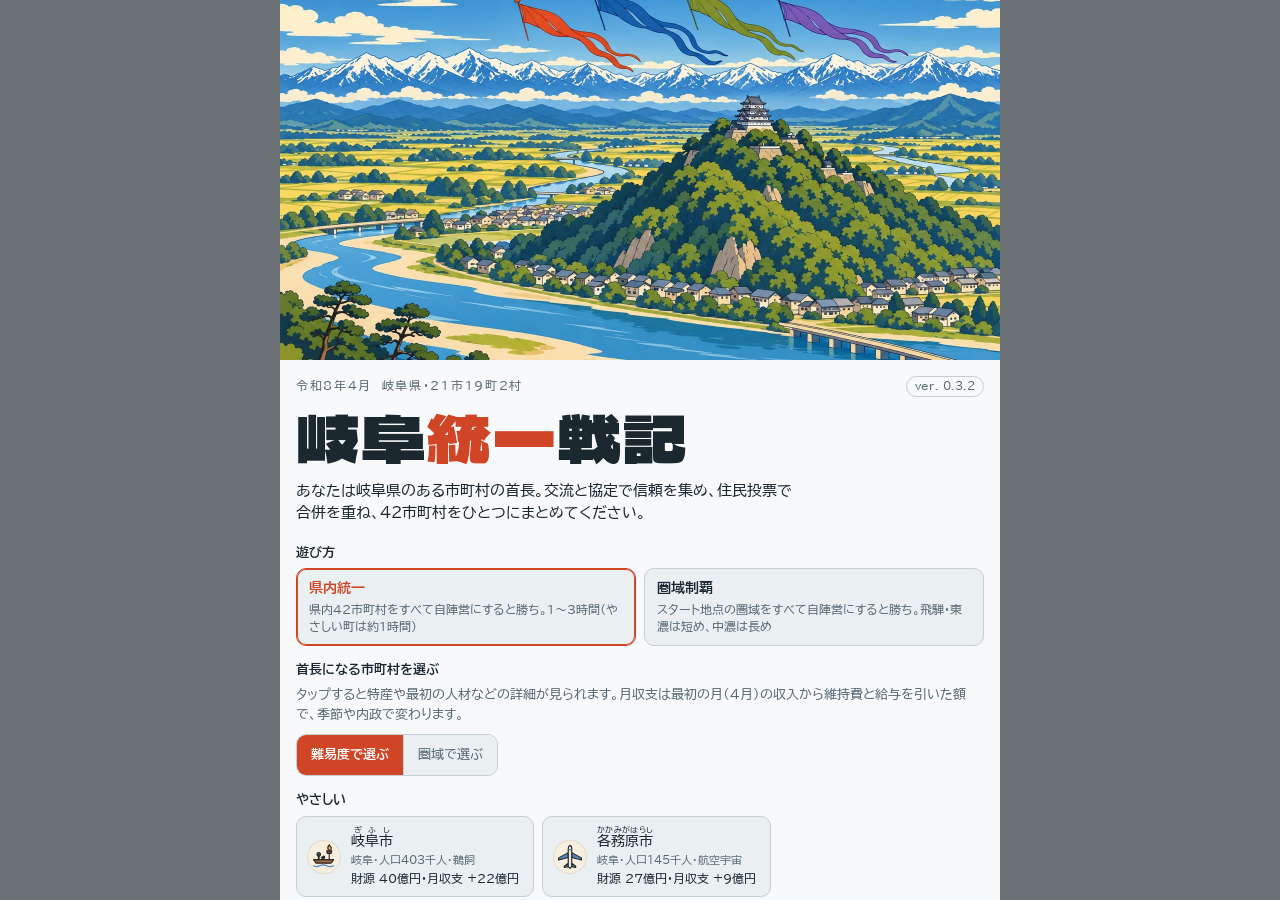
<file: index.html>
<!doctype html>
<html lang="ja">
<head>
<meta charset="utf-8">
<meta name="viewport" content="width=device-width,initial-scale=1,viewport-fit=cover">
<title>岐阜統一戦記</title>
<meta name="description" content="岐阜県42市町村を、連携協定と合併で統一する内政シミュレーション。">
<meta property="og:type" content="website">
<meta property="og:title" content="岐阜統一戦記">
<meta property="og:description" content="岐阜県42市町村を、連携協定と合併で統一する内政シミュレーション。">
<meta property="og:url" content="https://rioriu.github.io/gifu-toitsu-senki/">
<meta property="og:image" content="https://rioriu.github.io/gifu-toitsu-senki/img/ogp.jpg">
<meta name="twitter:card" content="summary_large_image">
<link rel="preconnect" href="https://fonts.googleapis.com">
<link rel="preconnect" href="https://fonts.gstatic.com" crossorigin>
<link rel="stylesheet" href="https://fonts.googleapis.com/css2?family=BIZ+UDPGothic:wght@400;700&family=Dela+Gothic+One&display=swap">
<link rel="stylesheet" href="css/style.css">
</head>
<body>
<div id="app">
  <header class="status">
    <div class="date" id="date">令和8年4月</div>
    <div class="stat"><small>財源 <em class="num" id="net"></em></small><b class="num" id="money">0億円</b></div>
    <div class="stat"><small>行動力</small><div class="pips" id="pips"></div></div>
    <div class="stat"><small id="countLbl">支配</small><b class="num" id="count">1/42</b></div>
    <button class="iconbtn" id="menuBtn" aria-label="メニュー"><svg viewBox="0 0 20 20" fill="none" stroke="currentColor" stroke-width="2" stroke-linecap="round"><path d="M3 5h14M3 10h14M3 15h14"/></svg></button>
  </header>
  <main class="mapwrap" id="mapwrap">
    <svg id="map" xmlns="http://www.w3.org/2000/svg" preserveAspectRatio="xMidYMid meet" role="img" aria-label="岐阜県42市町村の地図">
      <g id="munis"></g><g id="realm"></g><g id="talks"></g><g id="pulse"></g><g id="flash"></g><path class="sel" id="selPath" d=""></path><g class="lbl" id="labels"></g>
    </svg>
    <div class="chips" id="chips"></div>
    <div class="replay" id="replay" hidden role="status"><span class="rp-count num" id="rpCount"></span><div class="rp-text"><small id="rpWho"></small><b id="rpWhat"></b></div><button id="rpSkip">飛ばす</button></div>
    <div class="legend" id="legend"></div>
    <div class="sfxhint" id="sfxHint" hidden><button class="on" id="sfxOn" type="button"><svg viewBox="0 0 20 20" aria-hidden="true"><path d="M3 8h3l4-3v10l-4-3H3z" fill="currentColor"/><path d="M13 7.5a3.5 3.5 0 0 1 0 5M15.5 5a7 7 0 0 1 0 10" fill="none" stroke="currentColor" stroke-width="1.6" stroke-linecap="round"/></svg>効果音をオンにする</button><button class="x" id="sfxX" type="button" aria-label="効果音の案内を閉じる">×</button></div>
    <div class="toast" id="toast" hidden></div>
    <section class="sheet" id="sheet" aria-live="polite" data-open="true"></section>
  </main>
  <nav class="bottombar">
    <button id="facBtn">陣営</button>
    <button id="staffBtn">人材</button>
    <button id="newsBtn">ニュース<span class="badge" id="newsBadge" hidden>0</span></button>
    <button class="end" id="endBtn">月を終える<small id="endSub">5月へ</small></button>
  </nav>
</div>
<div class="overlay" id="overlay" hidden><div class="panel" id="panel"></div></div>

<script src="js/logic.js"></script>
<script src="js/map-data.js"></script>
<script src="js/sound.js"></script>
<script src="js/battle.js"></script>
<script src="js/icons.js"></script>
<script src="js/version.js"></script>
<script src="js/ui.js"></script>
</body>
</html>
</file>
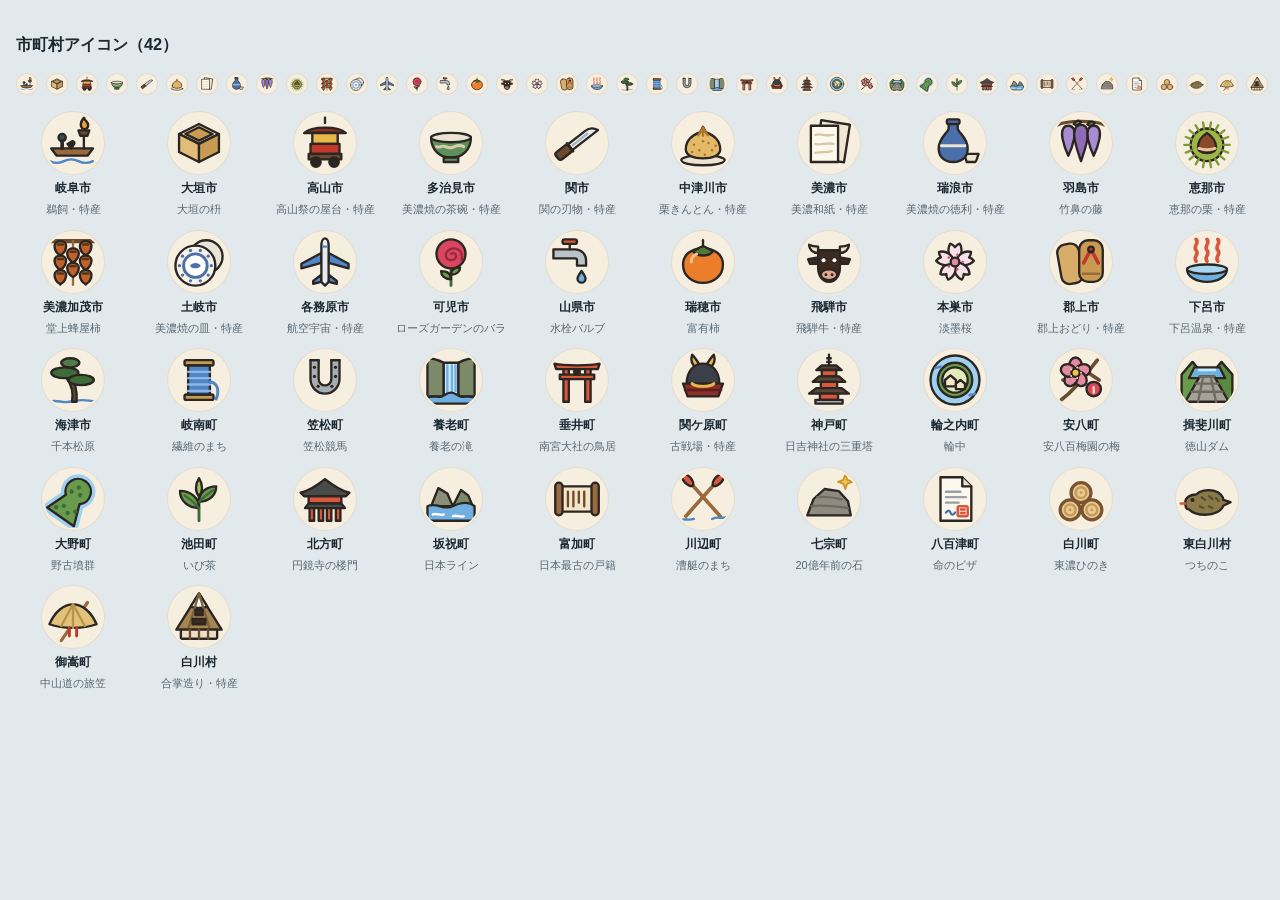
<file: tools/icons.html>
<!doctype html>
<html lang="ja">
<head>
<meta charset="utf-8">
<meta name="viewport" content="width=device-width, initial-scale=1">
<title>市町村アイコン一覧</title>
<link rel="stylesheet" href="../css/style.css">
<style>
  body { padding: 16px; overflow: auto; height: auto; }
  .grid { display: grid; grid-template-columns: repeat(auto-fill, minmax(104px, 1fr)); gap: 12px; }
  .cell { display: flex; flex-direction: column; align-items: center; gap: 4px; font-size: 12px; text-align: center; }
  .cell .ticon { width: 64px; height: 64px; }
  .cell small { color: var(--ink-2); font-size: 11px; }
  .sizes { display: flex; gap: 8px; align-items: center; margin: 16px 0; }
</style>
</head>
<body>
<h3>市町村アイコン（42）</h3>
<div class="sizes" id="sizes"></div>
<div class="grid" id="grid"></div>
<script src="../js/logic.js"></script>
<script src="../js/map-data.js"></script>
<script src="../js/icons.js"></script>
<script>
  const T = window.TownIcons, L = window.GameLogic;
  document.getElementById('grid').innerHTML = MAP.muni.map(m => `<div class="cell">${T.icon(m.code)}<b>${m.name}</b><small>${T.nameOf(m.code)}${L.INFO[m.code][2] ? '・特産' : ''}</small></div>`).join('');
  // 小さく出したときに見分けられるか
  document.getElementById('sizes').innerHTML = MAP.muni.map(m => T.icon(m.code)).join('');
  for (const s of document.querySelectorAll('#sizes .ticon')) { s.style.width = s.style.height = '22px'; }
</script>
</body>
</html>
</file>
<file: css/style.css>
:root{color-scheme:light;box-sizing:border-box;padding-top:env(safe-area-inset-top,0px);padding-bottom:env(safe-area-inset-bottom,0px)}html{scroll-padding-top:env(safe-area-inset-top,0px)}body{margin:0;padding:0;font:14px -apple-system,BlinkMacSystemFont,sans-serif;background:#fff;color:#000}img{max-width:100%}[hidden]:not([hidden=until-found i]){display:none!important}
/* 構成: 上に戦況バー、中央に県の地図、下に選んだ市町村の台帳と操作。地図は行政地図の色、陣営は朱・藍・萌黄・紫 */
:root {
  --bg: #e2e9ed;
  --surface: #f7f9fa;
  --surface-2: #eaeff2;
  --ink: #1b2830;
  --ink-2: #566771;
  --line: #c4cfd6;
  --land: #d3dccd;
  --land-hi: #e6ecd9;
  --me: #cf4526;
  --r1: #2c5fa3;
  --r2: #5b8a24;
  --r3: #874c9b;
  --good: #2b7a4b;
  --warn: #a8701a;
  --bad: #b5352f;
  /* 住民投票の決戦：反対派・中立の地区・道・市町村の外 */
  --b-opp: #3d5566; --b-neutral: #b9c4cb; --b-road: #f2f4ef; --b-out: #c9d3d9;
  /* 圏域ボタンで一瞬光らせる範囲 */
  --flash: #fff4bf; --flash-edge: #e0a020;
  --font-display: 'Dela Gothic One', 'Hiragino Sans', 'Yu Gothic', 'Meiryo', sans-serif;
  --font-body: 'BIZ UDPGothic', 'Hiragino Sans', 'Yu Gothic UI', 'Meiryo', sans-serif;
}
@media (prefers-color-scheme: dark) {
  :root:not([data-theme="light"]) {
    --bg: #10171c; --surface: #18222a; --surface-2: #202c35; --ink: #e4ecf0; --ink-2: #98aab5; --line: #31424e;
    --land: #2a3731; --land-hi: #36463a; --me: #ec6a4b; --r1: #5d90d8; --r2: #8bbb55; --r3: #b682c9;
    --good: #5cbf85; --warn: #e0a645; --bad: #ef6b63; color-scheme: dark;
    --b-opp: #7d97aa; --b-neutral: #4b5a64; --b-road: #34423a; --b-out: #0c1216;
    --flash: #b9a352; --flash-edge: #ffd65c;
  }
}
:root[data-theme="dark"] {
  --bg: #10171c; --surface: #18222a; --surface-2: #202c35; --ink: #e4ecf0; --ink-2: #98aab5; --line: #31424e;
  --land: #2a3731; --land-hi: #36463a; --me: #ec6a4b; --r1: #5d90d8; --r2: #8bbb55; --r3: #b682c9;
  --good: #5cbf85; --warn: #e0a645; --bad: #ef6b63; color-scheme: dark;
    --b-opp: #7d97aa; --b-neutral: #4b5a64; --b-road: #34423a; --b-out: #0c1216;
    --flash: #b9a352; --flash-edge: #ffd65c;
}
*, *::before, *::after { box-sizing: border-box; }
[hidden] { display: none !important; }
html, body { height: 100%; }
body { background: var(--bg); color: var(--ink); font-family: var(--font-body); font-size: 14px; line-height: 1.5; overflow: hidden; }
button { font: inherit; color: inherit; }
button:focus-visible, select:focus-visible { outline: 2px solid var(--ink); outline-offset: 2px; }
.num { font-variant-numeric: tabular-nums; }

#app { height: 100%; display: grid; grid-template-rows: auto minmax(0, 1fr) auto; grid-template-columns: minmax(0, 1fr); max-width: 720px; margin: 0 auto; }

/* 戦況バー */
.status { display: flex; align-items: center; gap: 12px; padding: 10px 16px; background: var(--surface); border-bottom: 1px solid var(--line); }
.status .date { display: flex; flex-direction: column; line-height: 1.15; margin-right: auto; white-space: nowrap; flex: none; }
.status .date small { font-size: 10.5px; color: var(--ink-2); letter-spacing: .06em; }
.status .date b { font-family: var(--font-display); font-weight: 400; font-size: 17px; letter-spacing: .02em; }
.stat { display: flex; flex-direction: column; line-height: 1.15; flex: none; white-space: nowrap; }
.status .iconbtn { flex: none; }
/* 幅の狭いスマホでは「円」を省き、すき間を詰めて1行に収める */
@media (max-width: 374px) {
  .status { gap: 8px; padding: 8px 12px; }
  .status .unit { display: none; }
  .stat b { font-size: 14px; }
  .bottombar { gap: 6px; padding: 8px 12px 10px; }
  .bottombar button { font-size: 13px; }
}
.stat small { font-size: 10.5px; color: var(--ink-2); letter-spacing: .06em; }
.stat b { font-size: 15px; }
.stat b.neg { color: var(--bad); }
.stat small em { font-style: normal; font-weight: 700; letter-spacing: 0; }
.stat small em.up { color: var(--good); }
.stat small em.down { color: var(--bad); }
.pips { display: flex; gap: 3px; margin-top: 3px; }
.pips i { width: 9px; height: 9px; border-radius: 50%; border: 1.5px solid var(--me); }
.pips i.on { background: var(--me); }
/* 押せる大きさは44px以上（スマホで押しやすく） */
.iconbtn { width: 44px; height: 44px; border: 1px solid var(--line); background: var(--surface-2); border-radius: 10px; cursor: pointer; display: grid; place-items: center; }
.iconbtn svg { width: 18px; height: 18px; }

/* 地図 */
.mapwrap { position: relative; overflow: hidden; background: var(--bg); }
#map { width: 100%; height: 100%; display: block; touch-action: none; cursor: grab; user-select: none; -webkit-user-select: none; }
#map path.mu { fill: var(--land); stroke: var(--surface); stroke-width: 1; vector-effect: non-scaling-stroke; stroke-linejoin: round; transition: fill .4s; }
#map .lbl text { fill: var(--ink); paint-order: stroke; stroke: var(--surface); stroke-linejoin: round; font-family: var(--font-body); font-weight: 700; pointer-events: none; text-anchor: middle; dominant-baseline: middle; }
#map .lbl text.cap { font-family: var(--font-display); font-weight: 400; }
#map .lbl text.kana { font-weight: 400; fill: var(--ink-2); }
/* 市町村名のふりがな */
rt { font-size: .55em; font-weight: 400; letter-spacing: 0; font-family: var(--font-body); }
#map path.mu.out { opacity: .45; }
#map #realm { pointer-events: none; }
#map .realm { fill: none; stroke-width: 5; vector-effect: non-scaling-stroke; stroke-linejoin: round; }
#map .realm.me { stroke-width: 6; }
#map .realm-fill { stroke-width: 1; vector-effect: non-scaling-stroke; stroke-linejoin: round; }
#map .realm.out, #map .realm-fill.out { opacity: .45; }
#map .sel { fill: none; stroke: var(--ink); stroke-width: 3; vector-effect: non-scaling-stroke; pointer-events: none; }
#map .talk2 { animation-delay: -.6s; }
#map .talk { fill: none; stroke-width: 3; vector-effect: non-scaling-stroke; stroke-dasharray: 6 5; pointer-events: none; animation: march 1.2s linear infinite; }
@keyframes march { to { stroke-dashoffset: -22; } }
#map .flash { pointer-events: none; opacity: 0; animation: flash 1.8s ease-out both; }
#map .flash .fl-edge { fill: var(--flash-edge); stroke: var(--flash-edge); stroke-width: 8; vector-effect: non-scaling-stroke; stroke-linejoin: round; }
#map .flash .fl-fill { fill: var(--flash); stroke: none; }
@keyframes flash { 0% { opacity: 0; } 15% { opacity: .8; } 38% { opacity: .3; } 60% { opacity: .8; } 100% { opacity: 0; } }
@media (prefers-reduced-motion: reduce) { #map .flash { opacity: .55; } }
.chips { position: absolute; left: 12px; right: 12px; top: 8px; display: flex; gap: 6px; overflow-x: auto; scrollbar-width: none; }
.chips button { flex: none; border: 1px solid var(--line); background: var(--surface); border-radius: 999px; padding: 0 14px; min-height: 44px; font-size: 13px; cursor: pointer; }
.chips button[aria-pressed="true"] { background: var(--ink); color: var(--surface); border-color: var(--ink); }
/* 「自陣」は陣営の色。家の印を付け、地域の切り替えとのあいだに区切りの線を入れる */
.chips button.home { display: inline-flex; align-items: center; gap: 4px; border: 1.5px solid var(--me); color: var(--me); font-weight: 700; margin-right: 7px; position: relative; overflow: visible; }
.chips button.home svg { width: 13px; height: 13px; }
.chips button.home::after { content: ''; position: absolute; right: -8px; top: 10px; bottom: 10px; width: 1px; background: var(--line); }
.chips button.home[aria-pressed="true"] { background: var(--me); color: #fff; border-color: var(--me); }
.legend { position: absolute; left: 12px; top: 58px; display: flex; gap: 8px; flex-wrap: wrap; font-size: 10.5px; color: var(--ink-2); background: color-mix(in srgb, var(--surface) 80%, transparent); padding: 2px 8px; border-radius: 6px; max-width: calc(100% - 24px); pointer-events: none; }
/* 効果音をオンにする案内。凡例の下、右寄せ */
.sfxhint { position: absolute; right: 12px; top: 88px; display: flex; align-items: stretch; background: var(--surface); border: 1px solid var(--line); border-radius: 999px; box-shadow: 0 4px 14px rgb(0 0 0 / .14); overflow: hidden; z-index: 1; }
.sfxhint button { border: 0; background: none; color: var(--ink); font-size: 12.5px; cursor: pointer; min-height: 36px; }
.sfxhint .on { display: flex; align-items: center; gap: 6px; padding: 0 6px 0 12px; font-weight: 700; }
.sfxhint .on svg { width: 16px; height: 16px; color: var(--me); }
.sfxhint .x { padding: 0 12px 0 8px; color: var(--ink-2); font-size: 16px; border-left: 1px solid var(--line); }
.replay:not([hidden]) ~ .sfxhint { visibility: hidden; }
.legend span { display: inline-flex; align-items: center; gap: 3px; }
.legend .dot { width: 8px; height: 8px; }
.dot { width: 10px; height: 10px; border-radius: 3px; display: inline-block; flex: none; }
.toast { position: absolute; left: 50%; top: 84px; transform: translateX(-50%); background: var(--ink); color: var(--surface); padding: 9px 14px; border-radius: 10px; font-size: 13px; max-width: calc(100% - 32px); width: max-content; box-shadow: 0 6px 20px rgb(0 0 0 / .18); transition: opacity .25s, transform .25s; }
.toast[hidden] { display: block !important; opacity: 0; transform: translate(-50%, -8px); pointer-events: none; }

/* 台帳（選んだ市町村） */
.sheet { position: absolute; left: 0; right: 0; bottom: 0; z-index: 2; background: var(--surface); border-top: 1px solid var(--line); border-radius: 16px 16px 0 0; box-shadow: 0 -6px 20px rgb(0 0 0 / .1); display: flex; flex-direction: column; max-height: 58%; }
.sheet .body { overflow-y: auto; padding: 10px 16px 10px; min-height: 0; }
.sheet[data-open="false"] .full { display: none; }
.sheet .full { border-top: 1px dashed var(--line); margin-top: 10px; padding-top: 2px; }
.sheet .head { min-width: 0; }
.sheet .head .tag { flex: none; }
.morebtn { margin-left: auto; flex: none; border: 1px solid var(--line); background: var(--surface-2); border-radius: 999px; padding: 4px 12px; font-size: 12px; cursor: pointer; min-height: 30px; }
.morebtn[aria-expanded="true"] { background: var(--ink); color: var(--surface); border-color: var(--ink); }
.sheet .facts { margin-top: 2px; }
.sheet h2 { font-family: var(--font-display); font-weight: 400; font-size: 18px; margin: 0; letter-spacing: .02em; white-space: nowrap; overflow: hidden; text-overflow: ellipsis; min-width: 0; }
.facts { margin: 4px 0 0; font-size: 12.5px; color: var(--ink-2); }
.facts .alert { color: var(--bad); font-weight: 700; }
.meters { display: grid; grid-template-columns: repeat(2, minmax(0, 1fr)); gap: 4px 16px; margin: 10px 0 2px; }
.head { display: flex; align-items: center; gap: 8px; flex-wrap: wrap; }
.tag { font-size: 11.5px; padding: 2px 8px; border-radius: 999px; background: var(--surface-2); border: 1px solid var(--line); display: inline-flex; align-items: center; gap: 5px; }
.tag.owner { border-color: transparent; color: #fff; }
.grid2 { display: grid; grid-template-columns: repeat(2, minmax(0, 1fr)); gap: 6px 16px; margin: 10px 0 4px; }
.kv { display: flex; justify-content: space-between; align-items: baseline; gap: 8px; font-size: 13px; }
.kv span { color: var(--ink-2); }
.meter { display: grid; grid-template-columns: 4.2em minmax(0, 1fr) 2em; align-items: center; gap: 8px; font-size: 12.5px; }
.meter span { color: var(--ink-2); }
.meter b { text-align: right; }
/* 世代ごとの満足度：名前が長いので、名前の欄を広げて人口の割合を小さく添える */
.gens { margin: 10px 0 2px; display: grid; gap: 4px; }
.meter.gen { grid-template-columns: 7.6em minmax(0, 1fr) 2em; }
.meter.gen small { margin-left: 5px; font-size: 11px; color: var(--ink-2); opacity: .8; }
.gens .note { margin: 2px 0 0; }
.bar { height: 6px; background: var(--surface-2); border-radius: 3px; overflow: hidden; border: 1px solid var(--line); }
.bar i { display: block; height: 100%; background: var(--ink-2); border-radius: 3px; }
.bar.rel i { background: var(--me); }
.bar.low i { background: var(--bad); }
/* 市町村アイコン：生成り色の丸に描く（暗い画面でも同じ見た目） */
.ticon { display: inline-block; flex: none; width: 28px; height: 28px; padding: 3px; border-radius: 50%; background: #f6efe0; box-shadow: inset 0 0 0 1px rgb(0 0 0 / .08); vertical-align: middle; }
.ticon.big { width: 72px; height: 72px; padding: 6px; }
.townhead { display: flex; align-items: center; gap: 14px; margin: 6px 0 10px; }
.townhead .logo { margin: 0; }
.townhead small { color: var(--ink-2); font-size: 12px; }
/* 関係度のゲージ：協定・協議（ほかの陣営なら擁立・切り崩し）の目盛りつき */
.relg { margin: 8px 0 18px; }
.relg-top { display: flex; align-items: baseline; gap: 8px; font-size: 12.5px; }
.relg-top span { color: var(--ink-2); }
.relg-top b { font-size: 18px; min-width: 1.6em; }
.relg-top small { margin-left: auto; color: var(--ink-2); font-size: 12px; text-align: right; }
.relg-bar { position: relative; height: 10px; margin-top: 4px; background: var(--surface-2); border: 1px solid var(--line); border-radius: 5px; }
.relg-bar i { display: block; height: 100%; max-width: 100%; background: var(--me); border-radius: 4px; }
.relg-bar .mk { position: absolute; top: -3px; bottom: -3px; width: 2px; margin-left: -1px; background: var(--ink-2); border-radius: 1px; }
.relg-bar .mk em { position: absolute; top: 15px; left: 50%; transform: translateX(-50%); font-style: normal; font-size: 10.5px; color: var(--ink-2); white-space: nowrap; }
.relg-bar .mk.on { background: var(--me); }
.relg-bar .mk.on em { color: var(--me); font-weight: 700; }
.relg-bar .mk.hit em { animation: mk-hit .7s ease-out; }
@keyframes mk-hit { 0% { transform: translateX(-50%) scale(1); } 40% { transform: translateX(-50%) scale(1.5); } 100% { transform: translateX(-50%) scale(1); } }
/* 上がった数値 */
[data-stat] { position: relative; }
.gain { color: var(--good); font-weight: 700; font-size: 13px; animation: gain 1.6s ease-out both; pointer-events: none; }
.gain.down { color: var(--bad); }
.meter .gain { position: absolute; right: 0; top: -14px; font-size: 12px; }
@keyframes gain { 0% { opacity: 0; transform: translateY(6px); } 15% { opacity: 1; transform: translateY(0); } 75% { opacity: 1; } 100% { opacity: 0; transform: translateY(-4px); } }
.mappop { position: absolute; z-index: 1; transform: translate(-50%, -50%); background: var(--me); color: #fff; font-weight: 700; font-size: 13px; padding: 3px 10px; border-radius: 999px; white-space: nowrap; pointer-events: none; box-shadow: 0 2px 8px rgb(0 0 0 / .2); animation: mappop 1.6s ease-out both; }
.mappop.down { background: var(--bad); }
@keyframes mappop { 0% { opacity: 0; transform: translate(-50%, -20%) scale(.7); } 15% { opacity: 1; transform: translate(-50%, -50%) scale(1.08); } 25% { transform: translate(-50%, -50%) scale(1); } 75% { opacity: 1; transform: translate(-50%, -90%); } 100% { opacity: 0; transform: translate(-50%, -120%); } }
.note { font-size: 12.5px; color: var(--ink-2); margin: 8px 0 0; }
.note.talking { color: var(--ink); font-weight: 700; }
.cmds { display: grid; grid-template-columns: repeat(2, minmax(0, 1fr)); gap: 6px; margin-top: 8px; }
.cmd { text-align: left; border: 1px solid var(--line); background: var(--surface-2); border-radius: 10px; padding: 5px 8px; cursor: pointer; display: flex; flex-direction: column; gap: 0; min-height: 44px; min-width: 0; }
.cmd .ttl { display: flex; flex-wrap: wrap; justify-content: space-between; align-items: center; column-gap: 4px; }
.cmd strong { font-size: 13px; display: inline-flex; align-items: center; gap: 4px; white-space: nowrap; }
.cmd .ci { width: 15px; height: 15px; flex: none; color: var(--me); }
.cmd[aria-disabled="true"] .ci { color: var(--ink-2); }
/* そのときだけ出るコマンドの枠。いつものコマンドと見分けられるように色を付ける */
.cmds-now { margin-top: 8px; padding: 6px 8px 8px; border-radius: 12px; background: color-mix(in srgb, var(--warn) 14%, var(--surface)); border: 1px solid color-mix(in srgb, var(--warn) 45%, var(--line)); }
.cmds-now .h5 { margin: 0; }
.cmds-now .cmds { margin-top: 4px; }
.cmds-now .cmd { background: var(--surface); border-color: color-mix(in srgb, var(--warn) 55%, var(--line)); }
/* 大型事業の枠 */
.cmds-big { margin-top: 8px; padding: 6px 8px 8px; border-radius: 12px; background: color-mix(in srgb, var(--good) 10%, var(--surface)); border: 1px solid color-mix(in srgb, var(--good) 40%, var(--line)); }
.cmds-big .h5 { margin: 0; }
.cmds-big .cmds { margin-top: 4px; }
.cmds-big .cmd { background: var(--surface); }
/* 圏域の方針 */
.policy { margin-top: 10px; }
.policy .note { margin: 2px 0 4px; }
.pol { display: grid; grid-template-columns: 34px 1fr; align-items: center; gap: 2px 8px; margin-top: 6px; }
.pol-r { font-size: 12.5px; font-weight: 700; }
.pol .segs { display: flex; }
.pol .segs button { flex: 1; padding: 6px 0; min-height: 36px; font-size: 12px; }
.pol small { grid-column: 2; font-size: 11px; color: var(--ink-2); }
/* 選択肢のある出来事 */
.choices { display: grid; gap: 8px; margin-top: 12px; }
.btn.choice { display: flex; flex-direction: column; align-items: flex-start; text-align: left; gap: 2px; padding: 10px 12px; height: auto; }
.btn.choice small { font-size: 12px; color: var(--ink-2); font-weight: 400; }
ul.list { margin: 10px 0 0; padding-left: 1.2em; font-size: 13.5px; }
ul.list li { margin: 4px 0; }
.cmd.urgent { border-color: var(--bad); border-width: 2px; padding: 4px 7px; }
/* 説明は切らずに折り返して全部見せる（同じ行のボタンは高いほうにそろう） */
.cmd small { font-size: 11px; line-height: 1.35; color: var(--ink-2); overflow-wrap: anywhere; }
.cmd .cost { font-size: 11px; color: var(--ink-2); white-space: nowrap; margin-left: auto; }
.cmd[aria-disabled="true"] { opacity: .55; }
.cmd.primary { border-color: var(--me); }
/* 「いまやるといいこと」から来たときに、使うコマンドを光らせる */
.cmd.suggest { animation: bt-callout .55s ease-in-out 4 alternate; }
/* 地図では押しにくい小さな町も選べる一覧（陣営の画面の詳細） */
.towns { display: flex; flex-wrap: wrap; gap: 6px; margin-top: 4px; }
.towns button { min-height: 44px; padding: 0 12px; border: 1px solid var(--line); background: var(--surface-2); border-radius: 10px; font-size: 13px; cursor: pointer; color: var(--ink); display: inline-flex; align-items: center; gap: 6px; }
.towns button i { width: 9px; height: 9px; border-radius: 50%; display: inline-block; }
.towns button small { color: var(--ink-2); font-size: 11px; }
.todo { display: grid; gap: 4px; margin-top: 8px; }
.todo .h5, .sheet .h5 { font-size: 12px; color: var(--ink-2); font-weight: 700; letter-spacing: .04em; }
.todo button { text-align: left; border: 1px solid var(--line); border-left: 4px solid var(--me); background: var(--surface-2); border-radius: 10px; padding: 0 10px; cursor: pointer; color: var(--ink); min-height: 40px; font-size: 12.5px; white-space: nowrap; overflow: hidden; text-overflow: ellipsis; }
.todo button b { font-size: 11.5px; color: var(--me); }
.todo .note { margin: 0; }
.share { margin: 6px 0 0; font-size: 12px; color: var(--ink-2); }
.share b { color: var(--ink); }
.share b.down { color: var(--bad); }
.share b.up { color: var(--good); }
/* 説明の長いボタン（誘致合戦）は横いっぱいにして、説明を折り返す */
.cmd.wide { grid-column: 1 / -1; }
.cmd:not([aria-disabled="true"]):active { transform: translateY(1px); }
.empty { color: var(--ink-2); font-size: 13.5px; }
.empty b { color: var(--ink); }

/* 下のバー */
.bottombar { display: grid; grid-template-columns: 1fr 1fr 1fr 1.5fr; gap: 8px; padding: 8px 16px 10px; background: var(--surface); border-top: 1px solid var(--line); }
.bottombar button { min-height: 48px; border-radius: 12px; border: 1px solid var(--line); background: var(--surface-2); cursor: pointer; font-size: 13.5px; position: relative; padding: 0 4px; white-space: nowrap; }
.bottombar .end { background: var(--me); border-color: var(--me); color: #fff; font-weight: 700; display: flex; flex-direction: column; align-items: center; justify-content: center; line-height: 1.2; }
.bottombar .end:disabled { opacity: .45; cursor: default; }
.bottombar .end small { font-weight: 400; font-size: 11px; opacity: .9; }
.badge { position: absolute; top: -7px; right: -4px; box-shadow: 0 0 0 2px var(--surface); min-width: 18px; height: 18px; border-radius: 9px; background: var(--me); color: #fff; font-size: 11px; display: grid; place-items: center; padding: 0 5px; }

/* 重ねる画面 */
.overlay { position: fixed; inset: 0; background: rgb(10 16 20 / .55); display: flex; align-items: flex-end; justify-content: center; z-index: 10; padding-top: env(safe-area-inset-top, 0px); }
.panel { background: var(--surface); width: 100%; max-width: 720px; max-height: 92%; overflow-y: auto; border-radius: 18px 18px 0 0; padding: 20px 16px calc(20px + env(safe-area-inset-bottom, 0px)); }
.panel h3 { font-family: var(--font-display); font-weight: 400; font-size: 20px; margin: 0 0 4px; }
.panel .sub { color: var(--ink-2); font-size: 13px; margin: 0 0 14px; }
.panel .close { float: right; }
.btn { border: 1px solid var(--line); background: var(--surface-2); border-radius: 12px; padding: 12px 16px; cursor: pointer; font-size: 14px; }
.btn.main { background: var(--me); border-color: var(--me); color: #fff; font-weight: 700; }
.btn.danger { border-color: var(--bad); color: var(--bad); }
.row { display: flex; gap: 8px; flex-wrap: wrap; margin-top: 14px; }

/* タイトル */
.title-panel { max-height: 100%; height: 100%; border-radius: 0; overflow-y: auto; }
.kicker { font-size: 12px; letter-spacing: .14em; color: var(--ink-2); }
.title-panel .kicker { display: flex; justify-content: space-between; align-items: baseline; gap: 8px; }
.build { font-size: 11px; letter-spacing: .04em; color: var(--ink-2); border: 1px solid var(--line); border-radius: 999px; padding: 1px 8px; white-space: nowrap; }
.logo { font-family: var(--font-display); font-size: clamp(40px, 12vw, 64px); line-height: 1.05; margin: 6px 0 10px; letter-spacing: .02em; }
.logo em { font-style: normal; color: var(--me); }
.lead { font-size: 15px; max-width: 34em; margin: 0 0 18px; }
.pick { display: grid; gap: 14px; }
.pick h4 { margin: 0 0 6px; font-size: 13px; display: flex; align-items: center; gap: 8px; }
.pick .lv { font-size: 11px; padding: 1px 8px; border-radius: 999px; border: 1px solid var(--line); color: var(--ink-2); font-weight: 400; }
.pick .opts { display: flex; gap: 8px; flex-wrap: wrap; }
.pick .opts button { border: 1px solid var(--line); background: var(--surface-2); border-radius: 10px; padding: 9px 14px 9px 10px; cursor: pointer; text-align: left; display: flex; align-items: center; gap: 10px; }
.pick .opts button .ticon { width: 34px; height: 34px; }
.pick .opts button small { display: block; color: var(--ink-2); font-size: 11px; }
.pick .opts button .money { display: block; font-size: 11.5px; color: var(--ink); margin-top: 2px; }
.modes { display: grid; grid-template-columns: repeat(2, minmax(0, 1fr)); gap: 8px; }
.modes button { text-align: left; border: 1px solid var(--line); background: var(--surface-2); border-radius: 10px; padding: 9px 12px; cursor: pointer; display: flex; flex-direction: column; gap: 2px; min-height: 48px; }
.modes button small { color: var(--ink-2); font-size: 11.5px; }
.modes button[aria-pressed="true"] { border-color: var(--me); box-shadow: inset 0 0 0 1px var(--me); }
.modes button[aria-pressed="true"] b { color: var(--me); }
.tag.goal { border-color: var(--me); color: var(--me); }
.segs { display: inline-flex; border: 1px solid var(--line); border-radius: 10px; overflow: hidden; }
.segs button { border: 0; background: var(--surface-2); padding: 9px 14px; min-height: 40px; cursor: pointer; font-size: 13px; color: var(--ink-2); }
.segs button + button { border-left: 1px solid var(--line); }
.segs button[aria-pressed="true"] { background: var(--me); color: #fff; font-weight: 700; }
.pick details.more { margin-top: 8px; }
.pick > details.more { margin-top: 0; border-bottom: 1px solid var(--line); }
.pick details.more summary { cursor: pointer; font-size: 13px; color: var(--ink-2); padding: 8px 0; }
.pick details.more summary b { color: var(--ink); }
.pick details.more[open] summary { margin-bottom: 4px; }
.pick .opts.compact { display: grid; grid-template-columns: repeat(auto-fill, minmax(150px, 1fr)); }
.pick .opts.compact button { padding: 8px 10px 8px 8px; gap: 8px; }
.pick .opts.compact button .ticon { width: 28px; height: 28px; }
.pick details.more[open] { padding-bottom: 10px; }
select { font: inherit; padding: 10px; border-radius: 10px; border: 1px solid var(--line); background: var(--surface-2); color: var(--ink); max-width: 100%; }
.guide { border-top: 1px solid var(--line); }
.guide details { border-bottom: 1px solid var(--line); }
.guide summary { cursor: pointer; list-style: none; display: flex; flex-direction: column; gap: 1px; padding: 10px 28px 10px 0; position: relative; min-height: 44px; justify-content: center; }
.guide summary::-webkit-details-marker { display: none; }
.guide summary::after { content: '＋'; position: absolute; right: 4px; top: 50%; transform: translateY(-50%); color: var(--ink-2); font-size: 14px; }
.guide details[open] summary::after { content: '－'; }
.guide summary b { font-size: 14px; }
.guide summary small { color: var(--ink-2); font-size: 12px; }
.guide ul { margin: 0 0 12px; padding-left: 1.2em; color: var(--ink-2); font-size: 13px; display: grid; gap: 4px; }
.guide ul b { color: var(--ink); }

.stickygo { position: sticky; bottom: calc(-20px - env(safe-area-inset-bottom, 0px)); margin: 20px -16px calc(-20px - env(safe-area-inset-bottom, 0px)); padding: 12px 16px calc(12px + env(safe-area-inset-bottom, 0px)); background: var(--surface); border-top: 1px solid var(--line); box-shadow: 0 -6px 16px rgb(0 0 0 / .08); z-index: 1; }
.stickygo .btn { width: 100%; min-height: 50px; font-size: 16px; }
/* 開票 */
.ballot { position: relative; border: 1px solid var(--line); border-radius: 12px; padding: 14px; background: var(--surface-2); margin-top: 6px; overflow: hidden; }
.ballot .vs { display: flex; justify-content: space-between; font-size: 13px; }
.ballot .vs b { font-size: 20px; display: block; }
.ballot .split { display: flex; height: 14px; border-radius: 7px; overflow: hidden; margin: 10px 0 6px; background: var(--line); }
.ballot .split i { display: block; height: 100%; }
.ballot .yes { background: var(--good); }
.ballot .no { background: var(--ink-2); }
.stamp { position: absolute; right: 14px; top: 50%; width: 92px; height: 92px; margin-top: -46px; border-radius: 50%; border: 4px solid var(--bad); color: var(--bad); display: grid; place-items: center; font-family: var(--font-display); font-size: 26px; transform: rotate(-12deg); opacity: .92; background: color-mix(in srgb, var(--surface) 70%, transparent); animation: stamp .5s cubic-bezier(.2,1.6,.4,1) both .35s; }
.stamp.pass { border-color: var(--me); color: var(--me); }
@keyframes stamp { from { transform: rotate(-12deg) scale(2.2); opacity: 0; } to { transform: rotate(-12deg) scale(1); opacity: .92; } }
/* 企業誘致：交渉中のバーが伸びきってから、結果と判が出る */
.ballot.invite { display: grid; min-height: 104px; align-items: center; padding-right: 116px; }
.ballot.invite > div:not(.stamp) { grid-area: 1 / 1; }
.inv-wait { display: grid; gap: 8px; font-size: 13px; color: var(--ink-2); animation: inv-hide .25s 1.4s ease-in forwards; }
.inv-wait span::after { content: '…'; display: inline-block; animation: inv-dots 1s steps(4) infinite; overflow: hidden; vertical-align: bottom; width: 0; }
.inv-bar { height: 8px; border-radius: 4px; background: var(--line); overflow: hidden; }
.inv-bar i { display: block; height: 100%; width: 100%; background: var(--warn); transform-origin: left; animation: inv-fill 1.35s cubic-bezier(.4, .1, .6, 1) both; }
.inv-res { opacity: 0; animation: inv-show .3s 1.55s ease-out forwards; }
.inv-res p { margin: 0; }
.inv-lead { font-weight: 700; font-size: 15px; margin-bottom: 4px !important; }
.ballot.invite .stamp { animation-delay: 1.6s; }
.ballot.invite.now .inv-wait { display: none; }
.ballot.invite.now .inv-res, .ballot.invite.now .stamp { animation: none; opacity: 1; }
.ballot.invite.now .stamp { opacity: .92; }
@keyframes inv-fill { from { transform: scaleX(0); } 70% { transform: scaleX(.82); } to { transform: scaleX(1); } }
@keyframes inv-dots { to { width: 1.2em; } }
@keyframes inv-hide { to { opacity: 0; visibility: hidden; } }
@keyframes inv-show { from { opacity: 0; transform: translateY(6px); } to { opacity: 1; transform: none; } }
.factions { display: grid; gap: 8px; }
.fac { border: 1px solid var(--line); border-radius: 12px; padding: 10px 12px; display: grid; grid-template-columns: auto minmax(0, 1fr); gap: 4px 10px; align-items: center; }
.fac.dead { opacity: .5; }
.fac .dot { width: 14px; height: 14px; }
.fac .nm { font-weight: 700; }
.fac .facts { grid-column: 2; display: flex; gap: 4px 14px; flex-wrap: wrap; font-size: 12.5px; color: var(--ink-2); }
.fac .facts b { color: var(--ink); font-weight: 700; }
.log { list-style: none; margin: 0; padding: 0; display: grid; gap: 2px; }
.log li { font-size: 13px; padding: 6px 0 6px 12px; border-left: 3px solid var(--line); }
.log li.good { border-color: var(--good); }
.log li.bad { border-color: var(--bad); }
.log li.rival { color: var(--ink-2); }
.log li.season { border-color: var(--warn); }
.log h5 { margin: 12px 0 4px; font-size: 12px; color: var(--ink-2); letter-spacing: .06em; }
/* 相手の動きの再生 */
.replay { position: absolute; left: 12px; right: 12px; top: 10px; display: grid; grid-template-columns: auto minmax(0, 1fr) auto; gap: 10px; align-items: center; background: var(--surface); border: 1px solid var(--line); border-left: 6px solid var(--rp, var(--ink-2)); border-radius: 12px; padding: 8px 8px 8px 12px; box-shadow: 0 6px 18px rgb(0 0 0 / .14); cursor: pointer; }
.replay .rp-text { min-width: 0; display: flex; flex-direction: column; line-height: 1.3; }
.replay small { font-size: 11.5px; color: var(--ink-2); }
.replay b { font-size: 14px; }
.replay .rp-count { font-size: 11.5px; color: var(--ink-2); }
.replay button { border: 1px solid var(--line); background: var(--surface-2); border-radius: 9px; padding: 7px 10px; font-size: 12.5px; cursor: pointer; }
.replay.warn b { color: var(--bad); }
/* 相手の動きのカードは凡例より前に出し、出ているあいだは凡例を隠す（重なって読めなくなるので） */
.replay { z-index: 2; }
.replay:not([hidden]) ~ .legend { visibility: hidden; }
#map .pulse { stroke-width: 3; vector-effect: non-scaling-stroke; pointer-events: none; animation: pulse 1.3s ease-out both; }
@keyframes pulse { 0% { fill-opacity: 0; } 25% { fill-opacity: .6; } 55% { fill-opacity: .15; } 75% { fill-opacity: .5; } 100% { fill-opacity: .1; } }
.toggle { display: flex; align-items: center; gap: 10px; margin-top: 14px; font-size: 14px; }
.toggle input { width: 20px; height: 20px; }
.segs.subopt { display: flex; width: fit-content; margin: 8px 0 0 30px; }
.segs.subopt[hidden] { display: none; }
/* 人材 */
.roles { display: grid; grid-template-columns: repeat(2, minmax(0, 1fr)); gap: 8px; }
.role { border: 1px solid var(--line); border-radius: 12px; padding: 9px 11px; background: var(--surface-2); }
.role small { display: block; color: var(--ink-2); font-size: 11.5px; }
.role b { display: block; font-size: 14px; }
.role .eff { font-size: 12px; color: var(--good); }
.role .eff.none { color: var(--ink-2); }
.people { display: grid; gap: 8px; }
.person { position: relative; border: 1px solid var(--line); border-radius: 12px; padding: 10px 12px; display: grid; gap: 6px; }
/* 人材の顔（読み込めたときだけ、カードの左上に丸く出す） */
.person:has(> .face.ok) { padding-left: 66px; min-height: 66px; }
.person > .face.ok { position: absolute; left: 12px; top: 10px; width: 44px; height: 44px; border-radius: 50%; border: 2px solid var(--line); }
.person .top { display: flex; align-items: baseline; gap: 8px; flex-wrap: wrap; }
.person .top b { font-size: 15px; }
.person .top small { color: var(--ink-2); font-size: 12px; }
.abil { display: grid; grid-template-columns: repeat(4, minmax(0, 1fr)); gap: 6px; font-size: 12px; }
.abil span { display: flex; flex-direction: column; align-items: center; background: var(--surface-2); border-radius: 8px; padding: 4px 0; color: var(--ink-2); }
.abil span b { color: var(--ink); font-size: 14px; }
.abil span.best { outline: 1.5px solid var(--me); }
.person select { width: 100%; }
.person .hirebtn { justify-self: start; }
.person .why { font-size: 12px; color: var(--ink-2); }
.h4 { font-size: 13px; margin: 18px 0 8px; color: var(--ink-2); letter-spacing: .04em; }
/* 予算規模 */
.seg { display: grid; grid-template-columns: repeat(4, minmax(0, 1fr)); gap: 0; border: 1px solid var(--line); border-radius: 9px; overflow: hidden; margin-top: 8px; }
.seg button { border: 0; border-right: 1px solid var(--line); background: var(--surface-2); padding: 6px 2px; font-size: 12.5px; cursor: pointer; line-height: 1.2; }
.seg button:last-child { border-right: 0; }
.seg button small { display: block; font-size: 10.5px; color: var(--ink-2); }
.seg button[aria-pressed="true"] { background: var(--ink); color: var(--surface); }
.seg button[aria-pressed="true"] small { color: var(--surface); opacity: .8; }
/* 台帳の予算規模：ラベルと切り替えを1行に */
.budget { display: flex; align-items: center; gap: 10px; margin-top: 8px; }
.budget .lbl { flex: none; font-size: 11.5px; color: var(--ink-2); display: flex; flex-direction: column; line-height: 1.25; }
.budget .lbl small { font-size: 10.5px; }
.budget .seg { flex: 1; margin-top: 0; }
.budget .seg button { padding: 5px 2px; font-size: 12px; }
.grade { display: inline-grid; place-items: center; min-width: 24px; height: 22px; padding: 0 6px; border-radius: 6px; font-size: 12px; font-weight: 700; border: 1.5px solid var(--line); color: var(--ink-2); }
.grade.B { border-color: var(--r1); color: var(--r1); }
.grade.A { border-color: var(--r3); color: var(--r3); }
.grade.S { border-color: var(--me); color: #fff; background: var(--me); }
.scouts { display: grid; grid-template-columns: repeat(3, minmax(0, 1fr)); gap: 8px; }
.scouts button { text-align: left; border: 1px solid var(--line); background: var(--surface-2); border-radius: 12px; padding: 10px; cursor: pointer; display: flex; flex-direction: column; gap: 3px; }
.scouts button small { font-size: 11.5px; color: var(--ink-2); }
.scouts button[aria-disabled="true"] { opacity: .55; }
/* 偉人アドバイザー：金の縁どりのカード */
.advs { display: grid; gap: 8px; margin-top: 10px; }
.adv { position: relative; border: 1px solid var(--line); border-left: 4px solid var(--warn); border-radius: 12px; padding: 9px 12px; background: var(--surface-2); display: grid; gap: 3px; justify-items: start; }
.adv .top { display: flex; align-items: baseline; gap: 4px 8px; flex-wrap: wrap; width: 100%; }
.adv .nm { font-family: var(--font-display); font-weight: 400; font-size: 16px; letter-spacing: .02em; }
.adv .top small { color: var(--ink-2); font-size: 11.5px; }
.adv .left { margin-left: auto; font-size: 12px; color: var(--warn); font-weight: 700; }
.adv .fx { font-size: 12.5px; color: var(--good); font-weight: 700; }
.adv .say { font-size: 13px; }
.adv .tip { font-size: 12.5px; color: var(--ink-2); }
.adv .why { font-size: 12px; color: var(--ink-2); }
.adv .btn { margin-top: 4px; padding: 9px 14px; }
.adv .conds { list-style: none; margin: 2px 0 0; padding: 0; display: grid; gap: 1px; font-size: 12px; color: var(--ink-2); }
.adv .conds li::before { content: '□'; margin-right: 5px; }
.adv .conds li.ok { color: var(--good); }
.adv .conds li.ok::before { content: '☑'; }
.adv.locked { border-left-color: var(--line); opacity: .7; }
/* 偉人の肖像（読み込めたときだけ、カードの左に丸く出す） */
.adv:has(> .pic.ok) { padding-left: 80px; min-height: 78px; }
.adv > .pic.ok { position: absolute; left: 12px; top: 10px; width: 56px; height: 56px; border-radius: 50%; border: 2px solid var(--line); }
.advmore summary { cursor: pointer; font-size: 13px; color: var(--ink-2); padding: 12px 0; }
.tag.adv-tag { border-color: var(--warn); color: var(--warn); }
/* 人材のカードの「解雇する」と、その確認 */
.person .fire { grid-column: 1 / -1; justify-self: end; font-size: 12px; }
.person .fire .linkbtn { color: var(--ink-2); font-weight: 400; }
.person .fire:has(.why) { justify-self: stretch; }
.linkbtn { border: 0; background: none; padding: 0 2px; color: var(--me); font-weight: 700; text-decoration: underline; cursor: pointer; font-size: inherit; }
@media (prefers-reduced-motion: reduce) { * { animation: none !important; transition: none !important; } }
@media (min-width: 560px) { .cmds { grid-template-columns: repeat(3, minmax(0, 1fr)); } }
/* 誘致合戦：候補地を点線で囲み、台帳には点数の表を出す */
#map .lure { fill: none; stroke-width: 3; vector-effect: non-scaling-stroke; stroke-dasharray: 1 5; stroke-linecap: round; pointer-events: none; }
/* 首長選挙：候補を立てた陣営の色の一点鎖線 */
#map .race { fill: none; stroke-width: 3; vector-effect: non-scaling-stroke; stroke-dasharray: 10 4 2 4; stroke-linecap: round; pointer-events: none; }
.tag.lure-tag { border-color: var(--warn); color: var(--warn); }
.lure { border: 1px solid var(--line); border-left: 4px solid var(--warn); border-radius: 12px; padding: 9px 12px; background: var(--surface-2); display: grid; gap: 4px; justify-items: start; margin-top: 8px; }
.lure .top { display: flex; align-items: baseline; gap: 4px 8px; flex-wrap: wrap; width: 100%; }
.lure .nm { font-family: var(--font-display); font-weight: 400; font-size: 15px; letter-spacing: .02em; }
.lure .top small { color: var(--ink-2); font-size: 11.5px; }
.lure .left { margin-left: auto; font-size: 12px; color: var(--warn); font-weight: 700; }
.lure .fx { font-size: 12.5px; color: var(--good); font-weight: 700; }
.lure .why { font-size: 12px; color: var(--ink-2); }
.lrows { list-style: none; margin: 2px 0; padding: 0; display: grid; gap: 3px; width: 100%; }
.lrows li { display: flex; align-items: center; gap: 8px; font-size: 13px; padding: 3px 6px; border-radius: 8px; }
.lrows li.me { background: color-mix(in srgb, var(--me) 10%, transparent); }
.lrows li.win { outline: 2px solid var(--good); }
.lrows .who { flex: 1; min-width: 0; display: flex; flex-direction: column; line-height: 1.3; }
.lrows .who small { color: var(--ink-2); font-size: 11.5px; }
.lrows b { font-size: 15px; }

/* ---------- 住民投票の決戦 ---------- */
.battle { position: fixed; inset: 0; z-index: 50; background: var(--bg); padding-top: env(safe-area-inset-top, 0px); -webkit-user-select: none; user-select: none; animation: bt-fade .3s ease-out; }
@keyframes bt-fade { from { opacity: 0; } }
/* 幕開け：挿絵の上に朱の帯で題を出す */
.bt-open { position: absolute; inset: 0; z-index: 3; overflow: hidden; background: #10171c; display: grid; align-content: center; justify-items: center; gap: 18px; padding: 0 0 env(safe-area-inset-bottom, 0px); cursor: pointer; color: #fff; }
.bt-open::after { content: ''; position: absolute; inset: 0; background: radial-gradient(ellipse at center, rgba(10, 20, 26, .25), rgba(10, 20, 26, .78)); pointer-events: none; }
.bt-open > * { position: relative; z-index: 1; }
.bt-open-art { position: absolute; inset: 0; z-index: 0; width: 100%; height: 100%; object-fit: cover; opacity: .7; animation: bt-zoom 3.4s ease-out both; }
@keyframes bt-zoom { from { opacity: 0; transform: scale(1.14); } 30% { opacity: .7; } to { opacity: .7; transform: scale(1); } }
.bt-open-band { width: 100%; background: var(--me); padding: 14px 16px 16px; display: grid; justify-items: center; gap: 4px; text-align: center; box-shadow: 0 6px 24px rgba(0, 0, 0, .35); clip-path: inset(0 100% 0 0); animation: bt-wipe .45s .15s cubic-bezier(.2, .8, .2, 1) forwards; }
@keyframes bt-wipe { to { clip-path: inset(0 0 0 0); } }
.bt-open-band small { font-size: 13px; letter-spacing: .12em; opacity: .92; }
.bt-open-band rt { font-size: .62em; letter-spacing: .02em; }
.bt-open-band b { font-family: var(--font-display); font-weight: 400; font-size: 34px; letter-spacing: .14em; line-height: 1.25; animation: bt-stamp .5s .45s ease-out both; }
.bt-open-band span { font-size: 13px; letter-spacing: .04em; animation: bt-rise .4s .9s ease-out both; }
.bt-open-band em { font-style: normal; font-family: var(--font-display); font-size: 17px; }
.bt-open-go { margin: 0; padding: 0 16px; font-size: 13.5px; text-align: center; text-shadow: 0 1px 4px rgba(0, 0, 0, .6); animation: bt-rise .4s 1.2s ease-out both; }
.bt-open-tap { position: absolute; left: 0; right: 0; bottom: calc(20px + env(safe-area-inset-bottom, 0px)); margin: 0; text-align: center; font-size: 11.5px; opacity: .7; animation: bt-rise .4s 1.6s ease-out both; }
@keyframes bt-stamp { from { opacity: 0; transform: scale(1.8); } 60% { opacity: 1; transform: scale(.96); } to { opacity: 1; transform: scale(1); } }
@keyframes bt-rise { from { opacity: 0; transform: translateY(8px); } }
.bt-open.out { opacity: 0; transition: opacity .3s ease-in; }
.bt-app { height: 100%; max-width: 720px; margin: 0 auto; display: grid; grid-template-rows: auto minmax(0, 1fr) auto; }
.bt-top { background: var(--surface); border-bottom: 1px solid var(--line); padding: 10px 16px; display: grid; gap: 6px; }
.bt-row { display: flex; align-items: center; gap: 10px; }
.bt-ttl { margin-right: auto; line-height: 1.2; min-width: 0; }
.bt-ttl small { display: block; font-size: 11px; color: var(--ink-2); letter-spacing: .06em; white-space: nowrap; overflow: hidden; text-overflow: ellipsis; }
.bt-ttl b { font-family: var(--font-display); font-weight: 400; font-size: 16px; }
.bt-timer { font-family: var(--font-display); font-size: 26px; line-height: 1; min-width: 2.4em; text-align: right; }
.bt-timer.hurry { color: var(--bad); animation: bt-beat .5s ease-in-out infinite alternate; }
@keyframes bt-beat { to { transform: scale(1.12); } }
.bt-ghost { min-height: 36px; padding: 0 10px; border: 1px solid var(--line); background: transparent; border-radius: 8px; font-size: 12.5px; color: var(--ink-2); }
.bt-gauge { display: flex; align-items: center; gap: 8px; font-size: 12px; color: var(--ink-2); }
.bt-gauge b { font-family: var(--font-display); font-weight: 400; font-size: 18px; color: var(--ink); min-width: 3.4em; text-align: right; }
.bt-bar { flex: 1; position: relative; height: 14px; border-radius: 7px; background: var(--b-opp); overflow: hidden; }
.bt-bar .yes { position: absolute; inset: 0 auto 0 0; background: var(--me); transition: width .35s ease-out; }
.bt-bar .mid { position: absolute; left: 50%; top: 0; bottom: 0; width: 2px; background: var(--surface); }
.bt-bar .lab { position: absolute; top: 0; font-size: 9.5px; line-height: 14px; color: #fff; font-weight: 700; padding: 0 6px; }
.bt-bar .lab.r { right: 0; }
.bt-board { position: relative; min-height: 0; }
.bt-board canvas { position: absolute; inset: 0; width: 100%; height: 100%; touch-action: none; display: block; }
.bt-banner { position: absolute; left: 0; right: 0; top: 40%; text-align: center; pointer-events: none; font-family: var(--font-display); font-size: 40px; letter-spacing: .12em; color: var(--me); text-shadow: 0 2px 0 var(--surface), 0 0 18px var(--surface); opacity: 0; }
.bt-banner.show { animation: bt-slam 1.3s ease-out forwards; }
@keyframes bt-slam { 0% { opacity: 0; transform: scale(2.2); } 18% { opacity: 1; transform: scale(1); } 75% { opacity: 1; transform: scale(1); } 100% { opacity: 0; transform: scale(.9); } }
.bt-toast { position: absolute; left: 16px; right: 16px; bottom: 10px; text-align: center; font-size: 12.5px; pointer-events: none; }
.bt-toast span { display: inline-block; background: var(--surface); color: var(--ink); border: 1px solid var(--line); border-radius: 999px; padding: 4px 12px; box-shadow: 0 2px 8px rgba(0,0,0,.12); }
.bt-tray { background: var(--surface); border-top: 1px solid var(--line); padding: 8px 16px calc(10px + env(safe-area-inset-bottom, 0px)); display: grid; gap: 6px; }
.bt-hint { font-size: 12px; color: var(--ink-2); min-height: 18px; text-align: center; }
/* 技は人数が変わっても1列に並べる（人材3人・世代の集会・偉人で最大5つ） */
.bt-skills { display: grid; grid-auto-flow: column; grid-auto-columns: minmax(0, 1fr); gap: 6px; }
.bt-none { grid-column: 1 / -1; margin: 0; text-align: center; font-size: 12px; color: var(--ink-2); padding: 8px 0; }
.bt-sk { position: relative; overflow: hidden; min-height: 68px; border: 1.5px solid var(--line); border-radius: 12px; background: var(--surface-2); padding: 6px 4px; display: grid; justify-items: center; align-content: center; gap: 1px; text-align: center; color: var(--ink); }
.bt-sk .ic { width: 24px; height: 24px; border-radius: 50%; display: grid; place-items: center; color: #fff; font-weight: 700; font-size: 12px; }
.bt-sk b { font-size: 12px; line-height: 1.2; }
.bt-sk small { font-size: 10px; color: var(--ink-2); line-height: 1.2; max-width: 100%; overflow: hidden; text-overflow: ellipsis; white-space: nowrap; }
.bt-sk .cd { position: absolute; inset: 0; background: color-mix(in srgb, var(--surface) 72%, transparent); display: grid; place-items: center; font-family: var(--font-display); font-size: 18px; color: var(--ink-2); }
.bt-sk small.nt { white-space: normal; display: -webkit-box; -webkit-line-clamp: 2; -webkit-box-orient: vertical; }
.bt-sk.armed { border-color: var(--me); box-shadow: 0 0 0 2px var(--me) inset; }
.bt-sk.spent { opacity: .4; }
.bt-skills.pulse .bt-sk:not(.spent) { animation: bt-callout .55s ease-in-out infinite alternate; }
@keyframes bt-callout { to { border-color: var(--warn); box-shadow: 0 0 0 3px var(--warn) inset; } }
.bt-scrim { position: absolute; inset: 0; background: rgba(10, 20, 26, .5); display: grid; align-items: end; z-index: 2; }
.bt-sheet { width: 100%; max-width: 720px; margin: 0 auto; background: var(--surface); border-radius: 16px 16px 0 0; padding: 16px 16px calc(16px + env(safe-area-inset-bottom, 0px)); display: grid; gap: 10px; max-height: 90%; overflow-y: auto; animation: bt-sheet-up .3s cubic-bezier(.2, .8, .2, 1); }
.bt-scrim:not([hidden]) { animation: bt-fade .25s ease-out; }
@keyframes bt-sheet-up { from { transform: translateY(40%); opacity: 0; } }
.bt-sheet h2 { margin: 0; font-family: var(--font-display); font-weight: 400; font-size: 19px; text-wrap: balance; }
.bt-sheet p { margin: 0; color: var(--ink-2); font-size: 13.5px; }
.bt-sheet .eyebrow { font-size: 11px; letter-spacing: .08em; color: var(--me); font-weight: 700; }
.bt-sheet .bt-note { font-size: 11.5px; }
.bt-how { display: grid; gap: 6px; margin: 0; padding: 0; list-style: none; font-size: 13px; }
.bt-how li { display: grid; grid-template-columns: 22px 1fr; gap: 8px; align-items: start; }
.bt-how .k { width: 22px; height: 22px; border-radius: 50%; display: grid; place-items: center; color: #fff; font-size: 11px; font-weight: 700; }
.bt-acts { display: grid; gap: 6px; }
.bt-act { min-height: 52px; padding: 8px 12px; border: 1px solid var(--line); border-radius: 10px; background: var(--surface-2); text-align: left; color: var(--ink); }
.bt-act small { display: block; color: var(--ink-2); font-size: 11.5px; }
.bt-btns { display: flex; gap: 8px; }
.bt-btns button { flex: 1; min-height: 50px; border-radius: 10px; font-weight: 700; }
.bt-btns .primary { border: 0; background: var(--me); color: #fff; font-size: 15px; }
.bt-btns .secondary { border: 1px solid var(--line); background: transparent; color: var(--ink); }
.bt-count { display: grid; gap: 6px; }
.bt-crow { display: grid; grid-template-columns: 4.4em 2.4em 1fr 3.4em; gap: 8px; align-items: center; font-size: 12.5px; opacity: .3; transition: opacity .3s; }
.bt-crow.open { opacity: 1; }
.bt-crow .own { font-size: 10px; font-weight: 700; border-radius: 4px; text-align: center; color: #fff; padding: 1px 0; }
.bt-crow .mini { height: 8px; border-radius: 4px; background: var(--b-opp); position: relative; overflow: hidden; }
.bt-crow .mini i { position: absolute; inset: 0 auto 0 0; background: var(--me); }
.bt-crow .mini::after { content: ''; position: absolute; left: 50%; top: 0; bottom: 0; width: 1.5px; background: var(--surface); }
.bt-total { display: flex; justify-content: space-between; font-size: 13px; }
.bt-total b { font-family: var(--font-display); font-weight: 400; font-size: 20px; }
.bt-verdict { text-align: center; font-family: var(--font-display); font-size: 36px; letter-spacing: .12em; }
.bt-verdict.pass { color: var(--me); }
.bt-verdict.fail { color: var(--b-opp); }
@media (prefers-reduced-motion: reduce) { .bt-banner.show { animation-duration: .01s; } .battle, .bt-open *, .bt-sheet, .bt-scrim { animation-duration: .01s !important; animation-delay: 0s !important; } .bt-timer.hurry, .bt-skills.pulse .bt-sk { animation: none; } }

/* イラスト（docs/images.md）。読み込めたものだけ出す。ないあいだは今の見た目のまま */
.art { display: none; }
.art.ok { display: block; width: 100%; object-fit: cover; background: var(--surface-2); }
/* 重ねる画面のいちばん上に、端まで広げて置く */
.art-top.ok { width: calc(100% + 32px); max-width: none; margin: -20px -16px 16px; }
.panel:not(.title-panel) > .art-top.ok { border-radius: 18px 18px 0 0; }
.art-hero.ok { aspect-ratio: 3 / 2; max-height: 40vh; }
.art-end.ok { aspect-ratio: 3 / 2; max-height: 32vh; }
.art-band.ok { aspect-ratio: 3 / 1; max-height: 22vh; }
.art-news.ok { aspect-ratio: 3 / 1; border-radius: 10px; margin: 4px 0 8px; }
</file>
